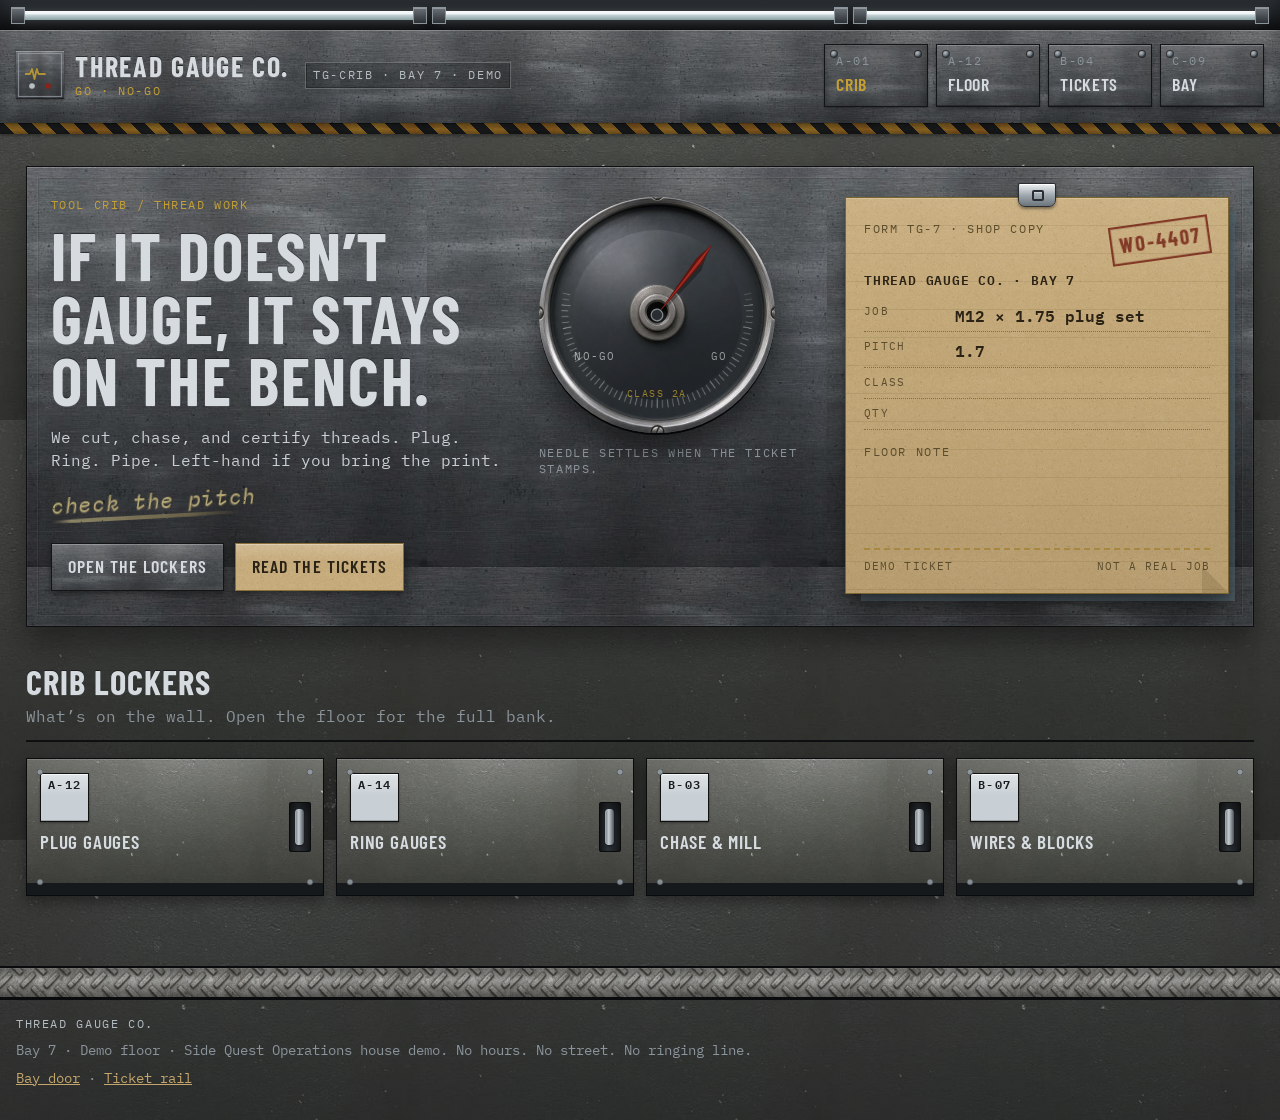
<file: index.html>
<!DOCTYPE html>
<html lang="en">
<head>
  <meta charset="utf-8">
  <meta name="viewport" content="width=device-width, initial-scale=1">
  <title>Thread Gauge Co. — tool crib</title>
  <meta name="description" content="Fictional machine-shop crib. We cut, chase, and certify threads. GO or NO-GO. Side Quest Operations house demo.">
  <meta name="theme-color" content="#2c3134">
  <link rel="icon" href="favicon.svg" type="image/svg+xml">
  <link rel="preconnect" href="https://fonts.googleapis.com">
  <link rel="preconnect" href="https://fonts.gstatic.com" crossorigin>
  <link href="https://fonts.googleapis.com/css2?family=Barlow+Condensed:wght@500;600;700&family=IBM+Plex+Mono:ital,wght@0,400;0,600;1,400;1,600&display=swap" rel="stylesheet">
  <link rel="stylesheet" href="styles.css">
</head>
<body class="page-crib">
  <svg class="shop-defs" aria-hidden="true" focusable="false">
    <defs>
      <filter id="grease-smear" x="-25%" y="-25%" width="150%" height="150%">
        <feTurbulence type="fractalNoise" baseFrequency="0.78" numOctaves="3" seed="4" result="n"/>
        <feDisplacementMap in="SourceGraphic" in2="n" scale="1.65" xChannelSelector="R" yChannelSelector="G" result="d"/>
        <feGaussianBlur in="d" stdDeviation="0.32"/>
      </filter>
      <filter id="stamp-ink" x="-18%" y="-18%" width="136%" height="136%">
        <feTurbulence type="fractalNoise" baseFrequency="1.05" numOctaves="2" seed="9" result="n"/>
        <feDisplacementMap in="SourceGraphic" in2="n" scale="1.05"/>
      </filter>
    </defs>
  </svg>
  <a class="skip" href="#floor">Skip to crib</a>

  <div class="tubes" aria-hidden="true">
    <span class="tube"></span>
    <span class="tube"></span>
    <span class="tube"></span>
  </div>

  <header class="mast">
    <div class="mast-plate">
      <a class="brand" href="index.html">
        <svg class="brand-mark" viewBox="0 0 48 48" aria-hidden="true">
          <rect x="2.5" y="2.5" width="43" height="43" fill="none" stroke="#9aa3ab" stroke-width="1.2" opacity="0.7"/>
          <path d="M9 23h5l2-5 2.5 10 2.3-10 1.8 5h7" fill="none" stroke="#c4a034" stroke-width="1.8" stroke-linejoin="round" opacity="0.85"/>
          <circle cx="16" cy="35" r="2.8" fill="#b7bec4"/>
          <circle cx="32" cy="35" r="2.8" fill="#8c2218"/>
        </svg>
        <span class="brand-type">
          <span class="brand-name">Thread Gauge Co.</span>
          <span class="brand-sub">GO · NO-GO</span>
        </span>
      </a>
      <p class="mast-stamp">TG-CRIB · BAY 7 · DEMO</p>
    </div>
    <button class="nav-toggle" type="button" aria-expanded="false" aria-controls="shop-nav">
      <span class="nav-toggle-bar"></span>
      Menu
    </button>
    <nav class="shop-nav" id="shop-nav" aria-label="Shop">
      <a href="index.html" aria-current="page"><span class="tag-no">A-01</span> Crib</a>
      <a href="floor.html"><span class="tag-no">A-12</span> Floor</a>
      <a href="tickets.html"><span class="tag-no">B-04</span> Tickets</a>
      <a href="bay.html"><span class="tag-no">C-09</span> Bay</a>
    </nav>
  </header>

  <main id="floor" class="crib">
    <section class="steel-wall">
      <div class="wall-copy">
        <p class="wall-kicker">Tool crib / thread work</p>
        <h1>If it doesn’t gauge, it stays on the bench.</h1>
        <p class="wall-lead">We cut, chase, and certify threads. Plug. Ring. Pipe. Left-hand if you bring the print.</p>
        <p class="grease-scrawl" data-grease="underline">check the pitch</p>
        <div class="wall-actions">
          <a class="btn-steel" href="floor.html">Open the lockers</a>
          <a class="btn-ticket" href="tickets.html">Read the tickets</a>
        </div>
      </div>

      <aside class="gauge-block" aria-label="Go / no-go gauge">
        <div class="gauge-housing">
          <svg class="gauge-face" viewBox="0 0 220 220" role="img" aria-labelledby="gauge-title">
            <title id="gauge-title">Shop gauge settling on GO</title>
            <g fill="#c8cdd1" font-family="IBM Plex Mono, monospace" font-size="10" letter-spacing="1.1" text-anchor="middle" opacity="0.82">
              <text x="52" y="152">NO-GO</text>
              <text x="168" y="152">GO</text>
            </g>
            <text x="110" y="186" text-anchor="middle" fill="#c4a034" font-family="IBM Plex Mono, monospace" font-size="9" letter-spacing="1.4" opacity="0.88">CLASS 2A</text>
            <g class="needle" data-needle>
              <polygon points="112,113 107,52 111,34 117,52" fill="rgba(0,0,0,0.32)"/>
              <polygon points="110,110 106.4,46 110,26 113.6,46" fill="#5c1612"/>
              <polygon points="110,110 109,46 110,26 111.6,46" fill="#a82c22"/>
              <circle cx="110" cy="110" r="5.4" fill="#2c3034" stroke="#8b9298" stroke-width="1.2"/>
            </g>
          </svg>
        </div>
        <p class="gauge-cap">Needle settles when the ticket stamps.</p>
      </aside>

      <article class="wo" data-ticket aria-label="Work order being filled">
        <div class="wo-carbon" aria-hidden="true"></div>
        <div class="wo-sheet">
          <div class="wo-clip" aria-hidden="true"></div>
          <header class="wo-head">
            <p class="wo-form">FORM TG-7 · SHOP COPY</p>
            <p class="wo-stamp" data-stamp>WO-4407</p>
          </header>
          <p class="wo-shop">THREAD GAUGE CO. · BAY 7</p>
          <dl class="wo-fields">
            <div>
              <dt>JOB</dt>
              <dd data-fill>M12 × 1.75 plug set</dd>
            </div>
            <div>
              <dt>PITCH</dt>
              <dd data-fill>1.75 mm</dd>
            </div>
            <div>
              <dt>CLASS</dt>
              <dd data-fill>6H / GO · NO-GO</dd>
            </div>
            <div>
              <dt>QTY</dt>
              <dd data-fill>1 set · 2 pins</dd>
            </div>
          </dl>
          <p class="wo-note">
            <span class="wo-note-label">FLOOR NOTE</span>
            <span data-fill>Pins clean. Stamp the box. Hang on A-12.</span>
          </p>
          <div class="wo-marks" aria-hidden="true">
            <svg class="grease-svg" viewBox="0 0 220 70" data-grease-draw>
              <path class="grease-line" d="M11 49 C 38 43, 79 54, 116 45 S 178 41, 209 46"/>
              <path class="grease-check" d="M27 24 L 41 39 L 79 9"/>
              <text class="grease-word" x="92" y="33">GO</text>
            </svg>
          </div>
          <footer class="wo-foot">
            <span>DEMO TICKET</span>
            <span>NOT A REAL JOB</span>
          </footer>
        </div>
      </article>
    </section>

    <section class="locker-preview" aria-labelledby="lockers-title">
      <div class="section-rule">
        <h2 id="lockers-title">Crib lockers</h2>
        <p>What’s on the wall. Open the floor for the full bank.</p>
      </div>
      <ul class="locker-row">
        <li>
          <a class="locker-door" href="floor.html#plug">
            <span class="locker-plate">A-12</span>
            <span class="locker-name">Plug gauges</span>
            <span class="locker-handle" aria-hidden="true"></span>
          </a>
        </li>
        <li>
          <a class="locker-door" href="floor.html#ring">
            <span class="locker-plate">A-14</span>
            <span class="locker-name">Ring gauges</span>
            <span class="locker-handle" aria-hidden="true"></span>
          </a>
        </li>
        <li>
          <a class="locker-door" href="floor.html#chase">
            <span class="locker-plate">B-03</span>
            <span class="locker-name">Chase &amp; mill</span>
            <span class="locker-handle" aria-hidden="true"></span>
          </a>
        </li>
        <li>
          <a class="locker-door" href="floor.html#wire">
            <span class="locker-plate">B-07</span>
            <span class="locker-name">Wires &amp; blocks</span>
            <span class="locker-handle" aria-hidden="true"></span>
          </a>
        </li>
      </ul>
    </section>
  </main>

  <footer class="shop-foot">
    <div class="kickplate" aria-hidden="true"></div>
    <p class="foot-stamp">THREAD GAUGE CO.</p>
    <p>Bay 7 · Demo floor · Side Quest Operations house demo. No hours. No street. No ringing line.</p>
    <p><a href="bay.html">Bay door</a> · <a href="tickets.html">Ticket rail</a></p>
  </footer>
  <script src="site.js" defer></script>
</body>
</html>
</file>
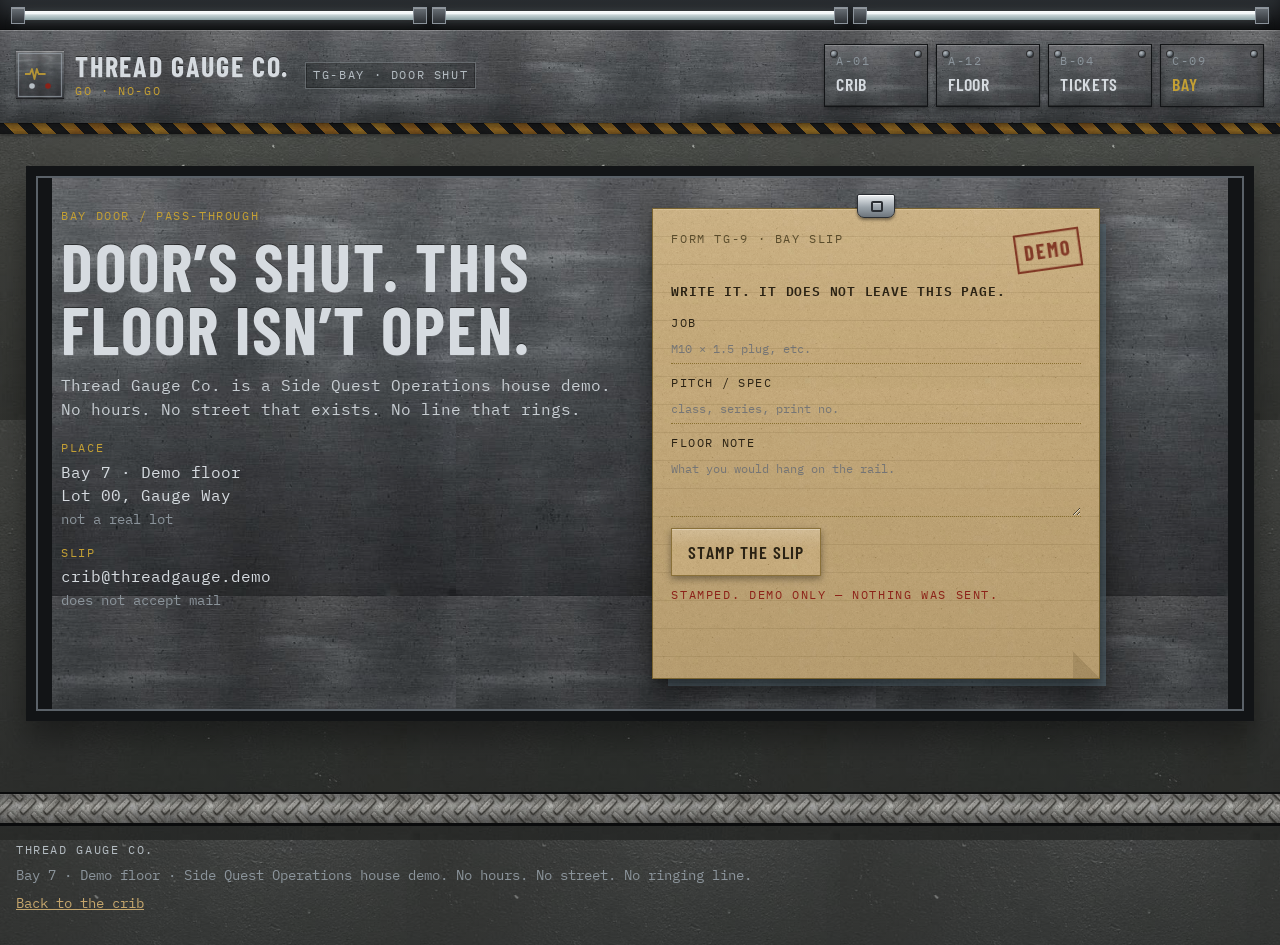
<file: bay.html>
<!DOCTYPE html>
<html lang="en">
<head>
  <meta charset="utf-8">
  <meta name="viewport" content="width=device-width, initial-scale=1">
  <title>Bay door — Thread Gauge Co.</title>
  <meta name="description" content="Bay door for a fictional thread-gauge shop. Demo only. No hours, no street, no ringing line.">
  <meta name="theme-color" content="#2c3134">
  <link rel="icon" href="favicon.svg" type="image/svg+xml">
  <link rel="preconnect" href="https://fonts.googleapis.com">
  <link rel="preconnect" href="https://fonts.gstatic.com" crossorigin>
  <link href="https://fonts.googleapis.com/css2?family=Barlow+Condensed:wght@500;600;700&family=IBM+Plex+Mono:ital,wght@0,400;0,600;1,400;1,600&display=swap" rel="stylesheet">
  <link rel="stylesheet" href="styles.css">
</head>
<body class="page-bay">
  <svg class="shop-defs" aria-hidden="true" focusable="false">
    <defs>
      <filter id="grease-smear" x="-25%" y="-25%" width="150%" height="150%">
        <feTurbulence type="fractalNoise" baseFrequency="0.78" numOctaves="3" seed="4" result="n"/>
        <feDisplacementMap in="SourceGraphic" in2="n" scale="1.65" xChannelSelector="R" yChannelSelector="G" result="d"/>
        <feGaussianBlur in="d" stdDeviation="0.32"/>
      </filter>
      <filter id="stamp-ink" x="-18%" y="-18%" width="136%" height="136%">
        <feTurbulence type="fractalNoise" baseFrequency="1.05" numOctaves="2" seed="9" result="n"/>
        <feDisplacementMap in="SourceGraphic" in2="n" scale="1.05"/>
      </filter>
    </defs>
  </svg>
  <a class="skip" href="#floor">Skip to bay</a>

  <div class="tubes" aria-hidden="true">
    <span class="tube"></span>
    <span class="tube"></span>
    <span class="tube"></span>
  </div>

  <header class="mast">
    <div class="mast-plate">
      <a class="brand" href="index.html">
        <svg class="brand-mark" viewBox="0 0 48 48" aria-hidden="true">
          <rect x="2.5" y="2.5" width="43" height="43" fill="none" stroke="#9aa3ab" stroke-width="1.2" opacity="0.7"/>
          <path d="M9 23h5l2-5 2.5 10 2.3-10 1.8 5h7" fill="none" stroke="#c4a034" stroke-width="1.8" stroke-linejoin="round" opacity="0.85"/>
          <circle cx="16" cy="35" r="2.8" fill="#b7bec4"/>
          <circle cx="32" cy="35" r="2.8" fill="#8c2218"/>
        </svg>
        <span class="brand-type">
          <span class="brand-name">Thread Gauge Co.</span>
          <span class="brand-sub">GO · NO-GO</span>
        </span>
      </a>
      <p class="mast-stamp">TG-BAY · DOOR SHUT</p>
    </div>
    <button class="nav-toggle" type="button" aria-expanded="false" aria-controls="shop-nav">
      <span class="nav-toggle-bar"></span>
      Menu
    </button>
    <nav class="shop-nav" id="shop-nav" aria-label="Shop">
      <a href="index.html"><span class="tag-no">A-01</span> Crib</a>
      <a href="floor.html"><span class="tag-no">A-12</span> Floor</a>
      <a href="tickets.html"><span class="tag-no">B-04</span> Tickets</a>
      <a href="bay.html" aria-current="page"><span class="tag-no">C-09</span> Bay</a>
    </nav>
  </header>

  <main id="floor" class="bay-main">
    <section class="bay-door">
      <div class="bay-copy">
        <p class="wall-kicker">Bay door / pass-through</p>
        <h1>Door’s shut. This floor isn’t open.</h1>
        <p class="wall-lead">Thread Gauge Co. is a Side Quest Operations house demo. No hours. No street that exists. No line that rings.</p>
        <dl class="bay-nap">
          <div>
            <dt>PLACE</dt>
            <dd>Bay 7 · Demo floor<br>Lot 00, Gauge Way<br><em>not a real lot</em></dd>
          </div>
          <div>
            <dt>SLIP</dt>
            <dd>crib@threadgauge.demo<br><em>does not accept mail</em></dd>
          </div>
        </dl>
      </div>

      <form class="wo wo-form-card" id="bay-ticket" data-ticket novalidate>
        <div class="wo-carbon" aria-hidden="true"></div>
        <div class="wo-sheet">
          <div class="wo-clip" aria-hidden="true"></div>
          <header class="wo-head">
            <p class="wo-form">FORM TG-9 · BAY SLIP</p>
            <p class="wo-stamp" data-stamp>DEMO</p>
          </header>
          <p class="wo-shop">WRITE IT. IT DOES NOT LEAVE THIS PAGE.</p>
          <label>
            <span>JOB</span>
            <input name="job" type="text" maxlength="80" placeholder="M10 × 1.5 plug, etc.">
          </label>
          <label>
            <span>PITCH / SPEC</span>
            <input name="pitch" type="text" maxlength="60" placeholder="class, series, print no.">
          </label>
          <label>
            <span>FLOOR NOTE</span>
            <textarea name="note" rows="3" maxlength="240" placeholder="What you would hang on the rail."></textarea>
          </label>
          <button class="btn-ticket" type="submit">Stamp the slip</button>
          <p class="form-ack" id="form-ack" role="status" hidden>Stamped. Demo only — nothing was sent.</p>
          <div class="wo-marks" aria-hidden="true">
            <svg class="grease-svg grease-svg-sm" viewBox="0 0 180 56" data-grease-draw>
              <path class="grease-check" d="M23 29 L 37 43 L 75 11"/>
              <text class="grease-word" x="86" y="34">RECVD</text>
            </svg>
          </div>
        </div>
      </form>
    </section>
  </main>

  <footer class="shop-foot">
    <div class="kickplate" aria-hidden="true"></div>
    <p class="foot-stamp">THREAD GAUGE CO.</p>
    <p>Bay 7 · Demo floor · Side Quest Operations house demo. No hours. No street. No ringing line.</p>
    <p><a href="index.html">Back to the crib</a></p>
  </footer>
  <script src="site.js" defer></script>
</body>
</html>
</file>
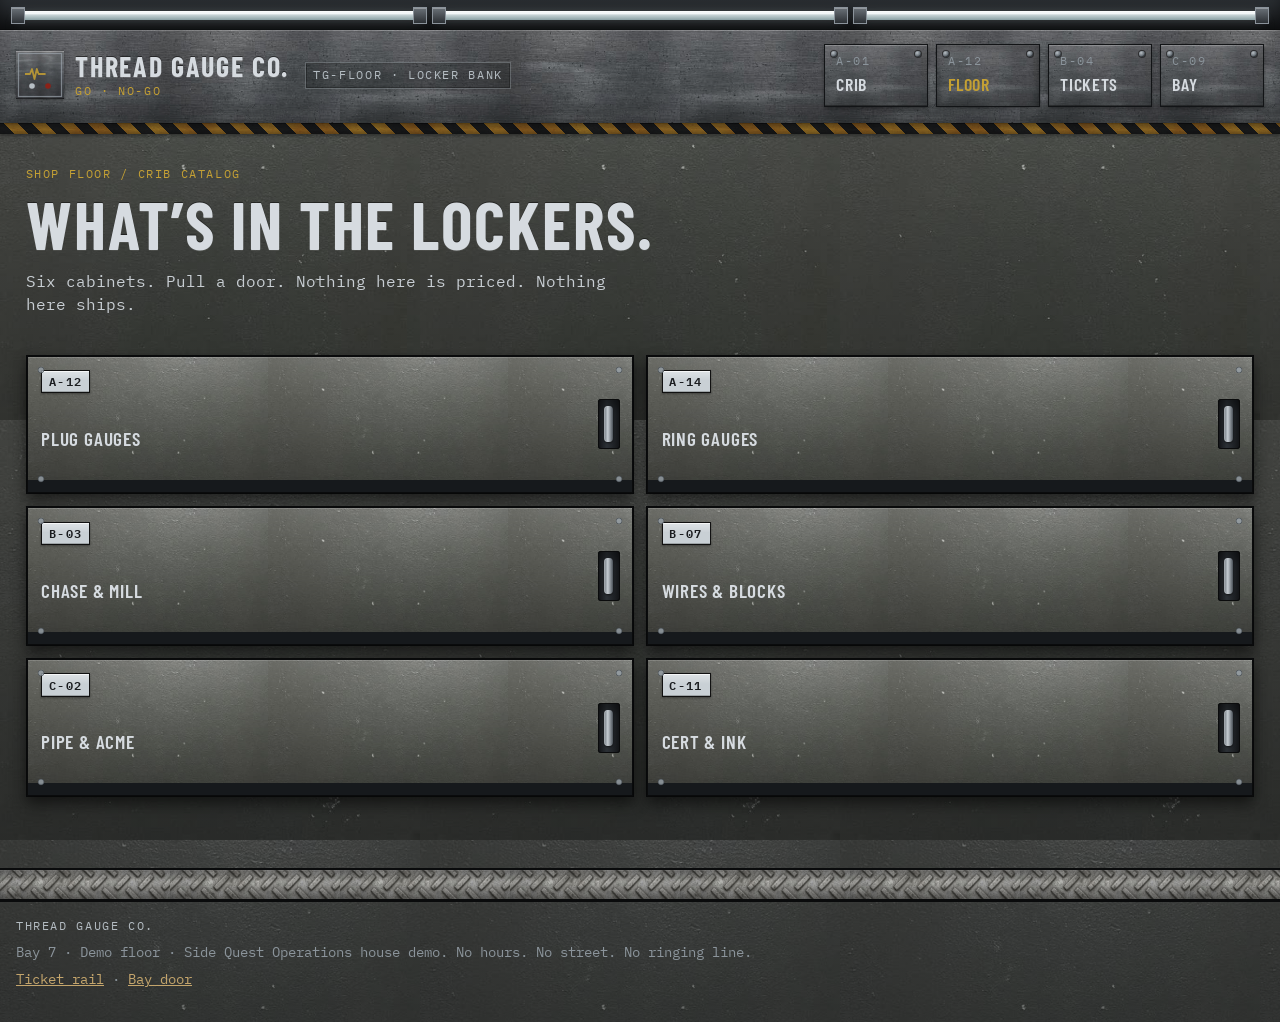
<file: floor.html>
<!DOCTYPE html>
<html lang="en">
<head>
  <meta charset="utf-8">
  <meta name="viewport" content="width=device-width, initial-scale=1">
  <title>Shop floor — Thread Gauge Co.</title>
  <meta name="description" content="Locker bank on a fictional thread-gauge floor. Plug, ring, chase, wires. Demo only.">
  <meta name="theme-color" content="#2c3134">
  <link rel="icon" href="favicon.svg" type="image/svg+xml">
  <link rel="preconnect" href="https://fonts.googleapis.com">
  <link rel="preconnect" href="https://fonts.gstatic.com" crossorigin>
  <link href="https://fonts.googleapis.com/css2?family=Barlow+Condensed:wght@500;600;700&family=IBM+Plex+Mono:ital,wght@0,400;0,600;1,400;1,600&display=swap" rel="stylesheet">
  <link rel="stylesheet" href="styles.css">
</head>
<body class="page-floor">
  <svg class="shop-defs" aria-hidden="true" focusable="false">
    <defs>
      <filter id="grease-smear" x="-25%" y="-25%" width="150%" height="150%">
        <feTurbulence type="fractalNoise" baseFrequency="0.78" numOctaves="3" seed="4" result="n"/>
        <feDisplacementMap in="SourceGraphic" in2="n" scale="1.65" xChannelSelector="R" yChannelSelector="G" result="d"/>
        <feGaussianBlur in="d" stdDeviation="0.32"/>
      </filter>
      <filter id="stamp-ink" x="-18%" y="-18%" width="136%" height="136%">
        <feTurbulence type="fractalNoise" baseFrequency="1.05" numOctaves="2" seed="9" result="n"/>
        <feDisplacementMap in="SourceGraphic" in2="n" scale="1.05"/>
      </filter>
    </defs>
  </svg>
  <a class="skip" href="#floor">Skip to lockers</a>

  <div class="tubes" aria-hidden="true">
    <span class="tube"></span>
    <span class="tube"></span>
    <span class="tube"></span>
  </div>

  <header class="mast">
    <div class="mast-plate">
      <a class="brand" href="index.html">
        <svg class="brand-mark" viewBox="0 0 48 48" aria-hidden="true">
          <rect x="2.5" y="2.5" width="43" height="43" fill="none" stroke="#9aa3ab" stroke-width="1.2" opacity="0.7"/>
          <path d="M9 23h5l2-5 2.5 10 2.3-10 1.8 5h7" fill="none" stroke="#c4a034" stroke-width="1.8" stroke-linejoin="round" opacity="0.85"/>
          <circle cx="16" cy="35" r="2.8" fill="#b7bec4"/>
          <circle cx="32" cy="35" r="2.8" fill="#8c2218"/>
        </svg>
        <span class="brand-type">
          <span class="brand-name">Thread Gauge Co.</span>
          <span class="brand-sub">GO · NO-GO</span>
        </span>
      </a>
      <p class="mast-stamp">TG-FLOOR · LOCKER BANK</p>
    </div>
    <button class="nav-toggle" type="button" aria-expanded="false" aria-controls="shop-nav">
      <span class="nav-toggle-bar"></span>
      Menu
    </button>
    <nav class="shop-nav" id="shop-nav" aria-label="Shop">
      <a href="index.html"><span class="tag-no">A-01</span> Crib</a>
      <a href="floor.html" aria-current="page"><span class="tag-no">A-12</span> Floor</a>
      <a href="tickets.html"><span class="tag-no">B-04</span> Tickets</a>
      <a href="bay.html"><span class="tag-no">C-09</span> Bay</a>
    </nav>
  </header>

  <main id="floor" class="floor-main">
    <header class="floor-head">
      <p class="wall-kicker">Shop floor / crib catalog</p>
      <h1>What’s in the lockers.</h1>
      <p class="wall-lead">Six cabinets. Pull a door. Nothing here is priced. Nothing here ships.</p>
    </header>

    <div class="cabinet">
      <article class="locker-unit" id="plug">
        <button class="locker-face" type="button" aria-expanded="false" data-locker>
          <span class="locker-plate">A-12</span>
          <span class="locker-name">Plug gauges</span>
          <span class="locker-handle" aria-hidden="true"></span>
        </button>
        <div class="locker-bin" hidden>
          <p class="bin-stamp">BIN A-12</p>
          <ul>
            <li>Metric GO / NO-GO plugs · M3–M24</li>
            <li>UNC / UNF plug sets · #4 through 1&quot;</li>
            <li>Pipe plugs · NPT 1/8–1</li>
            <li>Left-hand on request · tagged red</li>
          </ul>
          <p class="bin-grease" data-grease="underline">wipe before you hang them</p>
        </div>
      </article>

      <article class="locker-unit" id="ring">
        <button class="locker-face" type="button" aria-expanded="false" data-locker>
          <span class="locker-plate">A-14</span>
          <span class="locker-name">Ring gauges</span>
          <span class="locker-handle" aria-hidden="true"></span>
        </button>
        <div class="locker-bin" hidden>
          <p class="bin-stamp">BIN A-14</p>
          <ul>
            <li>External GO / NO-GO rings</li>
            <li>Setting rings for the air stand</li>
            <li>Worn rings striped and pulled</li>
          </ul>
          <p class="bin-grease" data-grease="underline">out of round = hold</p>
        </div>
      </article>

      <article class="locker-unit" id="chase">
        <button class="locker-face" type="button" aria-expanded="false" data-locker>
          <span class="locker-plate">B-03</span>
          <span class="locker-name">Chase &amp; mill</span>
          <span class="locker-handle" aria-hidden="true"></span>
        </button>
        <div class="locker-bin" hidden>
          <p class="bin-stamp">BIN B-03</p>
          <ul>
            <li>Single-point chase on the Hardinge</li>
            <li>Thread mills for the VMC</li>
            <li>Dies and chasers · shop use only</li>
          </ul>
          <p class="bin-grease" data-grease="underline">print first, then cut</p>
        </div>
      </article>

      <article class="locker-unit" id="wire">
        <button class="locker-face" type="button" aria-expanded="false" data-locker>
          <span class="locker-plate">B-07</span>
          <span class="locker-name">Wires &amp; blocks</span>
          <span class="locker-handle" aria-hidden="true"></span>
        </button>
        <div class="locker-bin" hidden>
          <p class="bin-stamp">BIN B-07</p>
          <ul>
            <li>Best-wire sets · 3-wire method</li>
            <li>Gage blocks · 81 pc · shop grade</li>
            <li>Pitch micrometers hung on the peg</li>
          </ul>
          <p class="bin-grease" data-grease="underline">don’t pocket the wires</p>
        </div>
      </article>

      <article class="locker-unit" id="pipe">
        <button class="locker-face" type="button" aria-expanded="false" data-locker>
          <span class="locker-plate">C-02</span>
          <span class="locker-name">Pipe &amp; Acme</span>
          <span class="locker-handle" aria-hidden="true"></span>
        </button>
        <div class="locker-bin" hidden>
          <p class="bin-stamp">BIN C-02</p>
          <ul>
            <li>NPT / NPTF L1 and L2</li>
            <li>Acme and stub Acme</li>
            <li>Trapezoidal on the metric rack</li>
          </ul>
          <p class="bin-grease" data-grease="underline">taper is not optional</p>
        </div>
      </article>

      <article class="locker-unit" id="cert">
        <button class="locker-face" type="button" aria-expanded="false" data-locker>
          <span class="locker-plate">C-11</span>
          <span class="locker-name">Cert &amp; ink</span>
          <span class="locker-handle" aria-hidden="true"></span>
        </button>
        <div class="locker-bin" hidden>
          <p class="bin-stamp">BIN C-11</p>
          <ul>
            <li>Shop certs · demo slips only</li>
            <li>Stamp pad · black + shop red</li>
            <li>Grease pencils · carbon, not pretty</li>
          </ul>
          <p class="bin-grease" data-grease="underline">stamp after it gauges</p>
        </div>
      </article>
    </div>
  </main>

  <footer class="shop-foot">
    <div class="kickplate" aria-hidden="true"></div>
    <p class="foot-stamp">THREAD GAUGE CO.</p>
    <p>Bay 7 · Demo floor · Side Quest Operations house demo. No hours. No street. No ringing line.</p>
    <p><a href="tickets.html">Ticket rail</a> · <a href="bay.html">Bay door</a></p>
  </footer>
  <script src="site.js" defer></script>
</body>
</html>
</file>
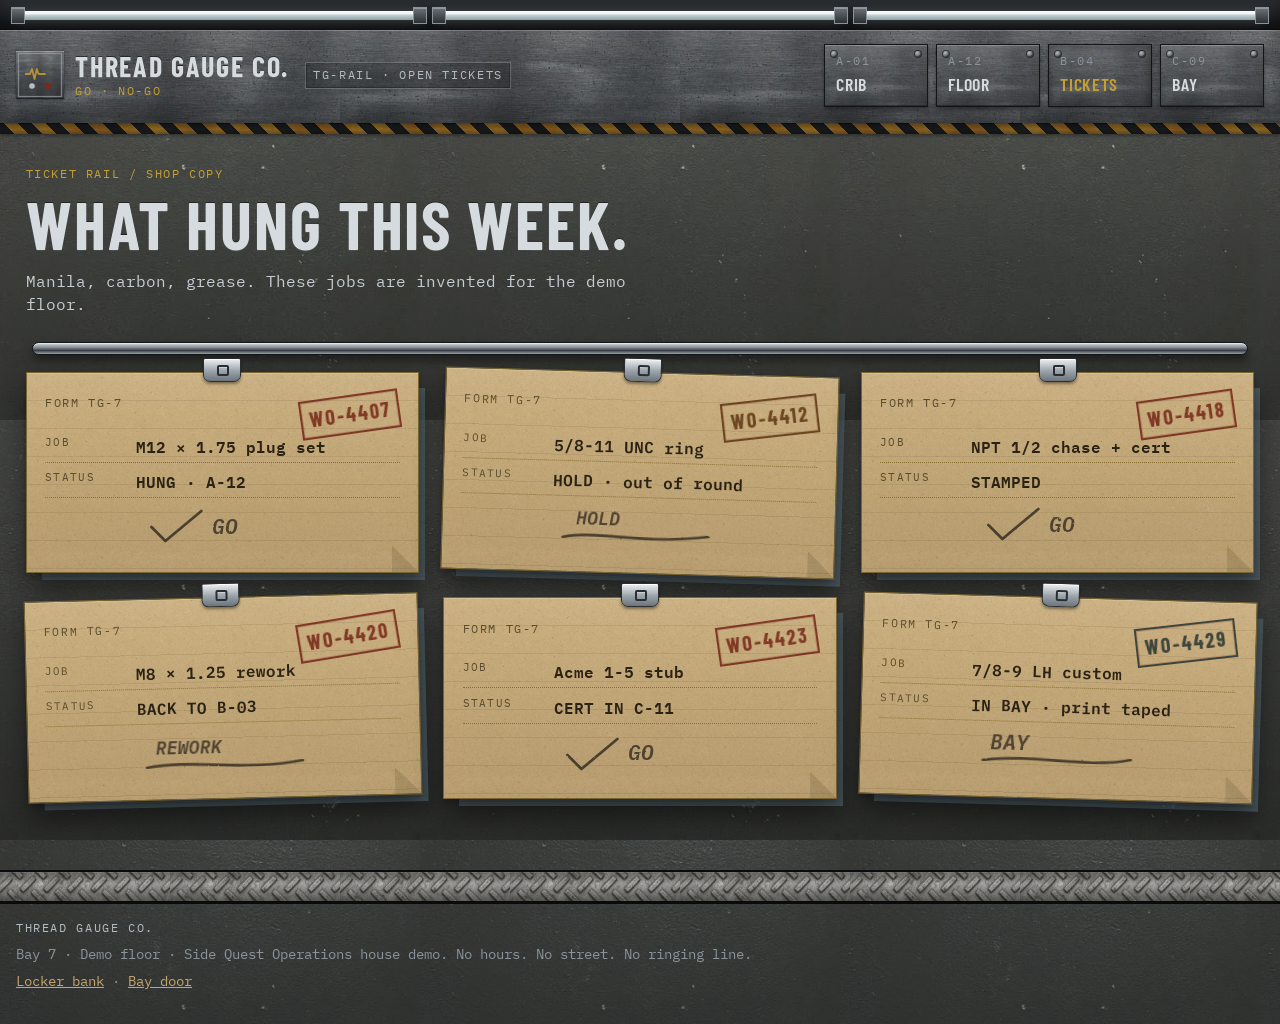
<file: tickets.html>
<!DOCTYPE html>
<html lang="en">
<head>
  <meta charset="utf-8">
  <meta name="viewport" content="width=device-width, initial-scale=1">
  <title>Work orders — Thread Gauge Co.</title>
  <meta name="description" content="Hanging work-order tickets from a fictional thread-gauge shop. Demo jobs only.">
  <meta name="theme-color" content="#2c3134">
  <link rel="icon" href="favicon.svg" type="image/svg+xml">
  <link rel="preconnect" href="https://fonts.googleapis.com">
  <link rel="preconnect" href="https://fonts.gstatic.com" crossorigin>
  <link href="https://fonts.googleapis.com/css2?family=Barlow+Condensed:wght@500;600;700&family=IBM+Plex+Mono:ital,wght@0,400;0,600;1,400;1,600&display=swap" rel="stylesheet">
  <link rel="stylesheet" href="styles.css">
</head>
<body class="page-tickets">
  <svg class="shop-defs" aria-hidden="true" focusable="false">
    <defs>
      <filter id="grease-smear" x="-25%" y="-25%" width="150%" height="150%">
        <feTurbulence type="fractalNoise" baseFrequency="0.78" numOctaves="3" seed="4" result="n"/>
        <feDisplacementMap in="SourceGraphic" in2="n" scale="1.65" xChannelSelector="R" yChannelSelector="G" result="d"/>
        <feGaussianBlur in="d" stdDeviation="0.32"/>
      </filter>
      <filter id="stamp-ink" x="-18%" y="-18%" width="136%" height="136%">
        <feTurbulence type="fractalNoise" baseFrequency="1.05" numOctaves="2" seed="9" result="n"/>
        <feDisplacementMap in="SourceGraphic" in2="n" scale="1.05"/>
      </filter>
    </defs>
  </svg>
  <a class="skip" href="#floor">Skip to tickets</a>

  <div class="tubes" aria-hidden="true">
    <span class="tube"></span>
    <span class="tube"></span>
    <span class="tube"></span>
  </div>

  <header class="mast">
    <div class="mast-plate">
      <a class="brand" href="index.html">
        <svg class="brand-mark" viewBox="0 0 48 48" aria-hidden="true">
          <rect x="2.5" y="2.5" width="43" height="43" fill="none" stroke="#9aa3ab" stroke-width="1.2" opacity="0.7"/>
          <path d="M9 23h5l2-5 2.5 10 2.3-10 1.8 5h7" fill="none" stroke="#c4a034" stroke-width="1.8" stroke-linejoin="round" opacity="0.85"/>
          <circle cx="16" cy="35" r="2.8" fill="#b7bec4"/>
          <circle cx="32" cy="35" r="2.8" fill="#8c2218"/>
        </svg>
        <span class="brand-type">
          <span class="brand-name">Thread Gauge Co.</span>
          <span class="brand-sub">GO · NO-GO</span>
        </span>
      </a>
      <p class="mast-stamp">TG-RAIL · OPEN TICKETS</p>
    </div>
    <button class="nav-toggle" type="button" aria-expanded="false" aria-controls="shop-nav">
      <span class="nav-toggle-bar"></span>
      Menu
    </button>
    <nav class="shop-nav" id="shop-nav" aria-label="Shop">
      <a href="index.html"><span class="tag-no">A-01</span> Crib</a>
      <a href="floor.html"><span class="tag-no">A-12</span> Floor</a>
      <a href="tickets.html" aria-current="page"><span class="tag-no">B-04</span> Tickets</a>
      <a href="bay.html"><span class="tag-no">C-09</span> Bay</a>
    </nav>
  </header>

  <main id="floor" class="tickets-main">
    <header class="floor-head">
      <p class="wall-kicker">Ticket rail / shop copy</p>
      <h1>What hung this week.</h1>
      <p class="wall-lead">Manila, carbon, grease. These jobs are invented for the demo floor.</p>
    </header>

    <div class="rail" aria-hidden="true"></div>

    <ol class="ticket-rail">
      <li>
        <article class="wo wo-hang" data-ticket>
          <div class="wo-carbon" aria-hidden="true"></div>
          <div class="wo-sheet">
            <div class="wo-clip" aria-hidden="true"></div>
            <header class="wo-head">
              <p class="wo-form">FORM TG-7</p>
              <p class="wo-stamp" data-stamp>WO-4407</p>
            </header>
            <dl class="wo-fields">
              <div><dt>JOB</dt><dd>M12 × 1.75 plug set</dd></div>
              <div><dt>STATUS</dt><dd>HUNG · A-12</dd></div>
            </dl>
            <div class="wo-marks" aria-hidden="true">
              <svg class="grease-svg grease-svg-sm" viewBox="0 0 180 56" data-grease-draw>
                <path class="grease-check" d="M19 29 L 33 43 L 69 13"/>
                <text class="grease-word" x="80" y="36">GO</text>
              </svg>
            </div>
          </div>
        </article>
      </li>
      <li>
        <article class="wo wo-hang wo-tilt" data-ticket>
          <div class="wo-carbon" aria-hidden="true"></div>
          <div class="wo-sheet">
            <div class="wo-clip" aria-hidden="true"></div>
            <header class="wo-head">
              <p class="wo-form">FORM TG-7</p>
              <p class="wo-stamp wo-stamp-hold" data-stamp>WO-4412</p>
            </header>
            <dl class="wo-fields">
              <div><dt>JOB</dt><dd>5/8-11 UNC ring</dd></div>
              <div><dt>STATUS</dt><dd>HOLD · out of round</dd></div>
            </dl>
            <div class="wo-marks" aria-hidden="true">
              <svg class="grease-svg grease-svg-sm" viewBox="0 0 180 56" data-grease-draw>
                <path class="grease-line" d="M15 41 C 49 33, 91 47, 161 37"/>
                <text class="grease-word grease-word-hold" x="28" y="28">HOLD</text>
              </svg>
            </div>
          </div>
        </article>
      </li>
      <li>
        <article class="wo wo-hang" data-ticket>
          <div class="wo-carbon" aria-hidden="true"></div>
          <div class="wo-sheet">
            <div class="wo-clip" aria-hidden="true"></div>
            <header class="wo-head">
              <p class="wo-form">FORM TG-7</p>
              <p class="wo-stamp" data-stamp>WO-4418</p>
            </header>
            <dl class="wo-fields">
              <div><dt>JOB</dt><dd>NPT 1/2 chase + cert</dd></div>
              <div><dt>STATUS</dt><dd>STAMPED</dd></div>
            </dl>
            <div class="wo-marks" aria-hidden="true">
              <svg class="grease-svg grease-svg-sm" viewBox="0 0 180 56" data-grease-draw>
                <path class="grease-check" d="M21 27 L 35 41 L 71 11"/>
                <text class="grease-word" x="82" y="34">GO</text>
              </svg>
            </div>
          </div>
        </article>
      </li>
      <li>
        <article class="wo wo-hang wo-tilt-rev" data-ticket>
          <div class="wo-carbon" aria-hidden="true"></div>
          <div class="wo-sheet">
            <div class="wo-clip" aria-hidden="true"></div>
            <header class="wo-head">
              <p class="wo-form">FORM TG-7</p>
              <p class="wo-stamp wo-stamp-rework" data-stamp>WO-4420</p>
            </header>
            <dl class="wo-fields">
              <div><dt>JOB</dt><dd>M8 × 1.25 rework</dd></div>
              <div><dt>STATUS</dt><dd>BACK TO B-03</dd></div>
            </dl>
            <div class="wo-marks" aria-hidden="true">
              <svg class="grease-svg grease-svg-sm" viewBox="0 0 180 56" data-grease-draw>
                <path class="grease-line" d="M13 43 C 59 35, 111 49, 169 39"/>
                <text class="grease-word grease-word-hold" x="22" y="30">REWORK</text>
              </svg>
            </div>
          </div>
        </article>
      </li>
      <li>
        <article class="wo wo-hang" data-ticket>
          <div class="wo-carbon" aria-hidden="true"></div>
          <div class="wo-sheet">
            <div class="wo-clip" aria-hidden="true"></div>
            <header class="wo-head">
              <p class="wo-form">FORM TG-7</p>
              <p class="wo-stamp" data-stamp>WO-4423</p>
            </header>
            <dl class="wo-fields">
              <div><dt>JOB</dt><dd>Acme 1-5 stub</dd></div>
              <div><dt>STATUS</dt><dd>CERT IN C-11</dd></div>
            </dl>
            <div class="wo-marks" aria-hidden="true">
              <svg class="grease-svg grease-svg-sm" viewBox="0 0 180 56" data-grease-draw>
                <path class="grease-check" d="M17 31 L 31 45 L 67 15"/>
                <text class="grease-word" x="78" y="36">GO</text>
              </svg>
            </div>
          </div>
        </article>
      </li>
      <li>
        <article class="wo wo-hang wo-tilt" data-ticket>
          <div class="wo-carbon" aria-hidden="true"></div>
          <div class="wo-sheet">
            <div class="wo-clip" aria-hidden="true"></div>
            <header class="wo-head">
              <p class="wo-form">FORM TG-7</p>
              <p class="wo-stamp wo-stamp-bay" data-stamp>WO-4429</p>
            </header>
            <dl class="wo-fields">
              <div><dt>JOB</dt><dd>7/8-9 LH custom</dd></div>
              <div><dt>STATUS</dt><dd>IN BAY · print taped</dd></div>
            </dl>
            <div class="wo-marks" aria-hidden="true">
              <svg class="grease-svg grease-svg-sm" viewBox="0 0 180 56" data-grease-draw>
                <path class="grease-line" d="M17 39 C 69 31, 121 45, 165 35"/>
                <text class="grease-word" x="24" y="28">BAY</text>
              </svg>
            </div>
          </div>
        </article>
      </li>
    </ol>
  </main>

  <footer class="shop-foot">
    <div class="kickplate" aria-hidden="true"></div>
    <p class="foot-stamp">THREAD GAUGE CO.</p>
    <p>Bay 7 · Demo floor · Side Quest Operations house demo. No hours. No street. No ringing line.</p>
    <p><a href="floor.html">Locker bank</a> · <a href="bay.html">Bay door</a></p>
  </footer>
  <script src="site.js" defer></script>
</body>
</html>
</file>
<file: styles.css>
/* Thread Gauge Co. — photographic crib: steel, manila, carbon. Motion lives in site.js. */

:root {
  --floor: #121416;
  --panel: #2a2f33;
  --zinc: #b4bcc2;
  --steel: #7d858c;
  --fluor: #c9d6d8;
  --fluor-dim: #7a9296;
  --ticket: #c4a56c;
  --ticket-ink: #2a2214;
  --ticket-mute: #5a4c2c;
  --carbon: #6a8696;
  --grease: #1a1610;
  --grease-soft: rgba(22, 18, 12, 0.72);
  --shop-red: #8c2218;
  --ink: #d6dbe0;
  --mute: #8b949b;
  --hazard-y: #c4a034;
  --hazard-k: #1a1b1d;
  --display: "Barlow Condensed", "Arial Narrow", "Helvetica Neue", sans-serif;
  --ticket-type: "IBM Plex Mono", "SFMono-Regular", Consolas, monospace;
  --tex-steel: url("assets/steel-brushed.jpg");
  --tex-manila: url("assets/manila.jpg");
  --tex-diamond: url("assets/diamond-plate.jpg");
  --tex-locker: url("assets/locker-enamel.jpg");
  --tex-gauge: url("assets/gauge-face.jpg");
}

*,
*::before,
*::after {
  box-sizing: border-box;
}

html {
  scroll-behavior: smooth;
  color-scheme: dark;
}

body {
  margin: 0;
  min-width: 320px;
  min-height: 100dvh;
  color: var(--ink);
  background-color: var(--floor);
  background-image:
    radial-gradient(ellipse 90% 28% at 50% -4%, rgba(201, 214, 216, 0.14), transparent 52%),
    linear-gradient(180deg, rgba(18, 20, 22, 0.2), rgba(18, 20, 22, 0.55)),
    var(--tex-locker);
  background-size: auto, auto, 420px;
  background-attachment: scroll;
  font-family: var(--ticket-type);
  font-size: 1rem;
  line-height: 1.45;
}

img,
svg {
  display: block;
  max-width: 100%;
}

.shop-defs {
  position: absolute;
  width: 0;
  height: 0;
  overflow: hidden;
}

h1,
h2,
p,
dl,
ul,
ol,
figure {
  margin: 0;
}

h1,
h2 {
  font-family: var(--display);
  font-weight: 700;
  letter-spacing: 0.03em;
  text-transform: uppercase;
  line-height: 0.94;
  text-shadow: 0 1px 0 rgba(255, 255, 255, 0.08), 0 -1px 0 rgba(0, 0, 0, 0.45);
}

h1 {
  font-size: clamp(2.05rem, 6.4vw, 4.15rem);
}

h2 {
  font-size: clamp(1.45rem, 3.4vw, 2.15rem);
}

a {
  color: var(--ticket);
}

a:hover {
  color: #e6d09a;
}

:focus-visible {
  outline: 2px solid var(--hazard-y);
  outline-offset: 3px;
}

.skip {
  position: absolute;
  left: 1rem;
  top: -5rem;
  z-index: 40;
  background: var(--ticket);
  color: var(--ticket-ink);
  padding: 0.55rem 0.8rem;
  font-weight: 600;
  text-decoration: none;
}

.skip:focus {
  top: 0.75rem;
}

/* Fluorescent bank */
.tubes {
  display: grid;
  grid-template-columns: 1fr 1fr 1fr;
  gap: 0.7rem;
  padding: 0.7rem 0.9rem 0.55rem;
  background:
    linear-gradient(180deg, #2a2e32, #141618);
  border-bottom: 1px solid #0a0b0c;
  box-shadow: inset 0 -8px 14px rgba(0, 0, 0, 0.35);
}

.tube {
  height: 9px;
  border-radius: 5px;
  background:
    linear-gradient(180deg, #f3f7f8 0 28%, #c5d2d4 46%, #8aa0a4);
  box-shadow:
    0 0 10px rgba(201, 214, 216, 0.22),
    0 10px 18px rgba(201, 214, 216, 0.08),
    inset 0 1px 0 rgba(255, 255, 255, 0.55);
  position: relative;
}

.tube::before,
.tube::after {
  content: "";
  position: absolute;
  top: -4px;
  width: 14px;
  height: 17px;
  background:
    linear-gradient(180deg, #6a7178, #2c3034);
  border: 1px solid #8b939b;
  box-shadow: inset 0 1px 0 rgba(255, 255, 255, 0.28);
}

.tube::before { left: -3px; }
.tube::after { right: -3px; }

/* Header / stamped plate */
.mast {
  display: flex;
  flex-wrap: wrap;
  align-items: center;
  justify-content: space-between;
  gap: 0.75rem 1.25rem;
  padding: 0.9rem 1rem 1.05rem;
  background-color: #3a4046;
  background-image:
    linear-gradient(180deg, rgba(255, 255, 255, 0.07), transparent 34%, rgba(0, 0, 0, 0.22)),
    var(--tex-steel);
  background-size: auto, 340px;
  border-bottom: 1px solid #0d0f11;
  box-shadow:
    inset 0 1px 0 rgba(255, 255, 255, 0.22),
    inset 0 -10px 18px rgba(0, 0, 0, 0.18);
  position: relative;
}

.mast::after {
  content: "";
  position: absolute;
  left: 0;
  right: 0;
  bottom: -11px;
  height: 11px;
  background-image:
    linear-gradient(180deg, rgba(0, 0, 0, 0.38), rgba(0, 0, 0, 0.08) 60%, rgba(0, 0, 0, 0.3)),
    var(--tex-steel),
    repeating-linear-gradient(
      45deg,
      var(--hazard-k) 0 10px,
      #b08c28 10px 20px
    );
  background-size: auto, 220px, auto;
  background-blend-mode: multiply, overlay, normal;
  box-shadow: 0 2px 3px rgba(0, 0, 0, 0.35);
  opacity: 0.88;
}

.mast-plate {
  display: flex;
  align-items: center;
  gap: 1rem;
  min-width: min(100%, 22rem);
}

.brand {
  display: flex;
  align-items: center;
  gap: 0.7rem;
  text-decoration: none;
  color: var(--ink);
}

.brand:hover {
  color: #fff;
}

.brand-mark {
  width: 48px;
  height: 48px;
  flex: 0 0 auto;
  background:
    linear-gradient(180deg, rgba(255, 255, 255, 0.16), transparent 42%),
    var(--tex-steel) center / cover;
  box-shadow:
    inset 0 1px 0 rgba(255, 255, 255, 0.28),
    inset 0 -1px 0 rgba(0, 0, 0, 0.4),
    0 1px 3px rgba(0, 0, 0, 0.45);
}

.brand-type {
  display: flex;
  flex-direction: column;
}

.brand-name {
  font-family: var(--display);
  font-weight: 700;
  font-size: clamp(1.3rem, 3.6vw, 1.75rem);
  text-transform: uppercase;
  letter-spacing: 0.06em;
  line-height: 1;
  text-shadow: 0 1px 0 rgba(255, 255, 255, 0.14), 0 -1px 0 rgba(0, 0, 0, 0.5);
}

.brand-sub,
.mast-stamp,
.wall-kicker,
.wo-form,
.tag-no,
.bin-stamp,
.foot-stamp,
.wo-note-label,
.gauge-cap,
.form-ack {
  font-size: 0.72rem;
  letter-spacing: 0.14em;
  text-transform: uppercase;
}

.brand-sub {
  color: var(--hazard-y);
  margin-top: 0.2rem;
}

.mast-stamp {
  margin: 0;
  color: var(--zinc);
  border: 1px solid rgba(180, 188, 194, 0.35);
  padding: 0.28rem 0.45rem;
  background: rgba(12, 14, 16, 0.22);
  box-shadow:
    inset 0 1px 0 rgba(255, 255, 255, 0.08),
    inset 0 0 0 1px rgba(0, 0, 0, 0.28);
}

.nav-toggle {
  display: inline-flex;
  align-items: center;
  gap: 0.45rem;
  background:
    linear-gradient(180deg, rgba(255, 255, 255, 0.1), transparent 40%),
    var(--tex-steel) center / 180px;
  color: var(--ink);
  border: 1px solid #6d757c;
  min-height: 44px;
  padding: 0 0.8rem;
  font: inherit;
  font-size: 0.78rem;
  letter-spacing: 0.12em;
  text-transform: uppercase;
  box-shadow:
    inset 0 1px 0 rgba(255, 255, 255, 0.2),
    0 1px 2px rgba(0, 0, 0, 0.4);
}

.nav-toggle-bar {
  width: 14px;
  height: 2px;
  background: var(--hazard-y);
  box-shadow: 0 -5px 0 var(--hazard-y), 0 5px 0 var(--hazard-y);
}

.shop-nav {
  display: none;
  width: 100%;
  gap: 0.5rem;
}

.shop-nav.is-open,
.nav-toggle[aria-expanded="true"] + .shop-nav {
  display: grid;
  grid-template-columns: 1fr 1fr;
}

.shop-nav a {
  display: flex;
  flex-direction: column;
  gap: 0.2rem;
  min-height: 52px;
  padding: 0.45rem 0.7rem;
  background-color: #353b41;
  background-image:
    linear-gradient(180deg, rgba(255, 255, 255, 0.12), transparent 38%, rgba(0, 0, 0, 0.22)),
    var(--tex-steel);
  background-size: auto, 220px;
  color: var(--ink);
  text-decoration: none;
  border: 1px solid #121416;
  box-shadow:
    inset 0 1px 0 rgba(255, 255, 255, 0.2),
    inset 0 -1px 0 rgba(0, 0, 0, 0.35),
    0 2px 4px rgba(0, 0, 0, 0.35);
  font-family: var(--display);
  font-weight: 600;
  font-size: 1.12rem;
  letter-spacing: 0.04em;
  text-transform: uppercase;
  position: relative;
}

.shop-nav a::before,
.shop-nav a::after {
  content: "";
  position: absolute;
  width: 6px;
  height: 6px;
  border-radius: 50%;
  background:
    radial-gradient(circle at 35% 30%, #b8bfc4, #6d757c 50%, #2a2e32 72%);
  box-shadow: 0 0 0 1px rgba(0, 0, 0, 0.5);
}

.shop-nav a::before { top: 6px; left: 6px; }
.shop-nav a::after { top: 6px; right: 6px; }

.shop-nav a:hover,
.shop-nav a[aria-current="page"] {
  color: var(--hazard-y);
  box-shadow:
    inset 0 2px 8px rgba(0, 0, 0, 0.38),
    inset 0 1px 0 rgba(255, 255, 255, 0.1),
    0 1px 2px rgba(0, 0, 0, 0.3);
}

.tag-no {
  color: var(--mute);
  font-family: var(--ticket-type);
  font-weight: 400;
}

/* Crib wall */
.crib,
.floor-main,
.tickets-main,
.bay-main {
  padding: 2.2rem 1rem 3rem;
}

.steel-wall {
  display: grid;
  gap: 1.5rem;
  padding: 1.5rem 1rem 1.7rem;
  background-color: #3a4147;
  background-image:
    linear-gradient(180deg, rgba(201, 214, 216, 0.1), transparent 30%, rgba(0, 0, 0, 0.3)),
    var(--tex-steel);
  background-size: auto, 400px;
  border: 1px solid #0d0f11;
  box-shadow:
    inset 0 1px 0 rgba(255, 255, 255, 0.16),
    inset 0 0 0 1px rgba(255, 255, 255, 0.04),
    0 16px 28px rgba(0, 0, 0, 0.38);
  position: relative;
}

.steel-wall::before {
  content: "";
  position: absolute;
  inset: 10px;
  border: 1px solid rgba(232, 234, 236, 0.06);
  box-shadow: inset 0 0 0 1px rgba(0, 0, 0, 0.12);
  pointer-events: none;
}

.wall-copy {
  position: relative;
  z-index: 1;
}

.wall-kicker {
  color: var(--hazard-y);
  margin-bottom: 0.65rem;
}

.wall-lead {
  margin: 0.9rem 0 0;
  max-width: 38rem;
  color: #c8ced3;
}

.grease-scrawl {
  margin: 1.1rem 0 1.25rem;
  font-size: 1.4rem;
  color: rgba(214, 198, 140, 0.78);
  transform: rotate(-3deg);
  transform-origin: left center;
  width: max-content;
  max-width: 100%;
  filter: url(#grease-smear);
  text-shadow:
    0.5px 0.4px 0 rgba(40, 34, 18, 0.45),
    -0.4px 0.7px 0.8px rgba(230, 214, 160, 0.25),
    0 0 1.2px rgba(20, 16, 10, 0.55);
  position: relative;
  font-style: italic;
  font-weight: 400;
  letter-spacing: 0.03em;
}

.grease-scrawl::after {
  content: "";
  position: absolute;
  left: 0;
  right: 8%;
  bottom: -2px;
  height: 4px;
  background:
    linear-gradient(90deg, transparent, rgba(214, 198, 140, 0.55) 10%, rgba(190, 168, 100, 0.4) 72%, transparent);
  border-radius: 40% 20% 55% 30%;
  transform: scaleX(0);
  transform-origin: left;
  filter: blur(0.35px);
}

.js .grease-scrawl::after {
  transition: transform 0.9s ease;
}

.js .grease-scrawl.is-drawn::after {
  transform: scaleX(1);
}

.wall-actions {
  display: flex;
  flex-wrap: wrap;
  gap: 0.7rem;
}

.btn-steel,
.btn-ticket {
  display: inline-flex;
  align-items: center;
  justify-content: center;
  min-height: 48px;
  padding: 0.55rem 1rem;
  text-decoration: none;
  font-family: var(--display);
  font-weight: 600;
  font-size: 1.12rem;
  letter-spacing: 0.06em;
  text-transform: uppercase;
  border: 0;
  cursor: pointer;
}

.btn-steel {
  background-image:
    linear-gradient(180deg, rgba(255, 255, 255, 0.16), transparent 42%, rgba(0, 0, 0, 0.22)),
    var(--tex-steel);
  background-size: auto, 180px;
  color: var(--ink);
  border: 1px solid #121416;
  box-shadow:
    inset 0 1px 0 rgba(255, 255, 255, 0.22),
    0 3px 6px rgba(0, 0, 0, 0.4);
}

.btn-steel:hover {
  color: #fff;
}

.btn-ticket {
  background-color: #c4a56c;
  background-image:
    linear-gradient(180deg, rgba(255, 255, 255, 0.18), transparent 40%),
    var(--tex-manila);
  background-size: auto, 160px;
  color: var(--ticket-ink);
  border: 1px solid #8a7038;
  box-shadow:
    inset 0 1px 0 rgba(255, 255, 255, 0.28),
    0 3px 7px rgba(0, 0, 0, 0.38);
}

.btn-ticket:hover {
  color: var(--ticket-ink);
  filter: brightness(1.04);
}

.gauge-block {
  position: relative;
  z-index: 1;
  justify-self: start;
}

.gauge-housing {
  width: min(100%, 236px);
  aspect-ratio: 1;
  border-radius: 50%;
  background:
    radial-gradient(circle at 36% 30%, rgba(255, 255, 255, 0.16), transparent 26%),
    var(--tex-gauge) 50% 48% / 118% auto no-repeat;
  box-shadow:
    inset 0 1px 2px rgba(255, 255, 255, 0.22),
    0 16px 26px rgba(0, 0, 0, 0.48),
    0 2px 0 #0a0b0c;
  position: relative;
}

.gauge-housing::after {
  content: "";
  position: absolute;
  inset: 14%;
  border-radius: 50%;
  background:
    linear-gradient(155deg, rgba(255, 255, 255, 0.16), transparent 34%, rgba(0, 0, 0, 0.14) 72%);
  pointer-events: none;
  z-index: 2;
}

.gauge-face {
  width: 100%;
  height: 100%;
  position: relative;
  z-index: 1;
}

.needle {
  transform-origin: 110px 110px;
  transform: rotate(-52deg);
}

.js .needle.is-settled {
  transform: rotate(38deg);
  transition: transform 1.15s cubic-bezier(0.2, 0.8, 0.2, 1.15);
}

.gauge-cap {
  margin-top: 0.7rem;
  color: var(--mute);
}

/* Work order ticket */
.wo {
  position: relative;
  z-index: 1;
  max-width: 26rem;
}

.wo-carbon {
  position: absolute;
  inset: 16px -6px -7px 16px;
  background-color: #5a6f7a;
  background-image:
    repeating-linear-gradient(
      transparent 0 26px,
      rgba(20, 32, 40, 0.1) 26px 27px
    );
  box-shadow: 0 10px 18px rgba(0, 0, 0, 0.22);
  opacity: 0.62;
}

.wo-sheet {
  position: relative;
  background-color: #b89a62;
  background-image:
    repeating-linear-gradient(
      transparent 0 27px,
      rgba(90, 70, 28, 0.12) 27px 28px
    ),
    linear-gradient(180deg, rgba(255, 248, 230, 0.08), transparent 22%, rgba(70, 52, 20, 0.12)),
    var(--tex-manila);
  background-size: auto, auto, 180px;
  color: var(--ticket-ink);
  padding: 1.4rem 1.15rem 1.15rem;
  border: 1px solid #7a6430;
  box-shadow:
    inset 0 1px 0 rgba(255, 244, 214, 0.22),
    0 16px 28px rgba(0, 0, 0, 0.4),
    0 3px 6px rgba(0, 0, 0, 0.22);
}

.wo-sheet::after {
  content: "";
  position: absolute;
  right: 0;
  bottom: 0;
  width: 26px;
  height: 26px;
  background: linear-gradient(225deg, transparent 48%, rgba(70, 52, 18, 0.16) 49%, rgba(40, 30, 10, 0.12));
  pointer-events: none;
}

.wo-clip {
  position: absolute;
  top: -15px;
  left: 50%;
  width: 38px;
  height: 24px;
  margin-left: -19px;
  background:
    linear-gradient(180deg, #eef1f3, #9aa3aa 55%, #6d757c);
  border: 1px solid #2a2e33;
  border-radius: 2px 2px 7px 7px;
  box-shadow:
    inset 0 1px 0 #fff,
    0 2px 3px rgba(0, 0, 0, 0.4);
}

.wo-clip::after {
  content: "";
  position: absolute;
  left: 13px;
  top: 6px;
  width: 12px;
  height: 11px;
  border: 2px solid #2a2e33;
  border-radius: 2px;
  box-shadow: inset 0 1px 0 rgba(255, 255, 255, 0.35);
}

.wo-head {
  display: flex;
  justify-content: space-between;
  align-items: flex-start;
  gap: 0.75rem;
}

.wo-form {
  margin: 0;
  color: var(--ticket-mute);
}

.wo-stamp {
  margin: 0;
  font-family: var(--display);
  font-weight: 700;
  font-size: 1.28rem;
  letter-spacing: 0.1em;
  color: var(--shop-red);
  border: 2px solid var(--shop-red);
  padding: 0.18rem 0.42rem;
  transform: rotate(-8deg);
  opacity: 0.78;
  mix-blend-mode: multiply;
  filter: url(#stamp-ink);
  box-shadow: inset 0 0 0 1px rgba(140, 34, 24, 0.25);
}

.wo-stamp-hold { color: #6a3d10; border-color: #6a3d10; }
.wo-stamp-rework { color: var(--shop-red); }
.wo-stamp-bay { color: #1d3a55; border-color: #1d3a55; }

.js .wo[data-ticket] .wo-stamp {
  opacity: 0;
  transform: rotate(-8deg) scale(1.45);
}

.js .wo.is-stamped .wo-stamp {
  opacity: 0.78;
  transform: rotate(-8deg) scale(1);
  transition: transform 0.18s cubic-bezier(0.2, 1.4, 0.3, 1), opacity 0.12s linear;
}

.wo-shop {
  margin: 0.7rem 0 0.85rem;
  font-weight: 600;
  font-size: 0.82rem;
  letter-spacing: 0.06em;
}

.wo-fields {
  display: grid;
  gap: 0.45rem;
}

.wo-fields > div {
  display: grid;
  grid-template-columns: 5.2rem 1fr;
  gap: 0.5rem;
  border-bottom: 1px dotted #8a7030;
  padding-bottom: 0.25rem;
}

.wo-fields dt {
  font-size: 0.68rem;
  letter-spacing: 0.12em;
  color: var(--ticket-mute);
}

.wo-fields dd {
  margin: 0;
  font-weight: 600;
  min-height: 1.2em;
}

.wo-note {
  margin: 0.85rem 0 0.4rem;
}

.wo-note-label {
  display: block;
  color: var(--ticket-mute);
  margin-bottom: 0.2rem;
}

.wo-foot {
  display: flex;
  justify-content: space-between;
  gap: 0.75rem;
  margin-top: 0.7rem;
  padding-top: 0.55rem;
  border-top: 2px dashed #a88840;
  font-size: 0.68rem;
  letter-spacing: 0.1em;
  color: var(--ticket-mute);
}

.js .wo[data-ticket] [data-fill] {
  color: transparent;
}

.js .wo.is-filling [data-fill],
.js .wo.is-stamped [data-fill] {
  color: inherit;
}

.wo-marks {
  min-height: 3.2rem;
}

.grease-svg {
  width: 100%;
  height: 70px;
  overflow: visible;
}

.grease-svg-sm {
  height: 56px;
}

.grease-line,
.grease-check {
  fill: none;
  stroke: #1c1812;
  stroke-width: 2.7;
  stroke-linecap: round;
  stroke-linejoin: round;
  opacity: 0.7;
  filter: url(#grease-smear);
}

.grease-word {
  fill: #1c1812;
  font-family: var(--ticket-type);
  font-size: 21px;
  font-style: italic;
  font-weight: 600;
  opacity: 0.68;
  filter: url(#grease-smear);
}

.grease-word-hold {
  font-size: 18px;
}

.js .grease-line,
.js .grease-check {
  stroke-dasharray: 240;
  stroke-dashoffset: 240;
}

.js .wo.is-drawn .grease-line,
.js .wo.is-drawn .grease-check {
  stroke-dashoffset: 0;
  transition: stroke-dashoffset 0.9s ease;
}

.js .grease-word {
  opacity: 0;
}

.js .wo.is-drawn .grease-word {
  opacity: 0.68;
  transition: opacity 0.3s ease 0.5s;
}

/* Locker preview / cabinet */
.locker-preview,
.cabinet {
  margin-top: 2.4rem;
}

.section-rule {
  display: grid;
  gap: 0.45rem;
  margin-bottom: 1rem;
  padding-bottom: 0.75rem;
  border-bottom: 2px solid #0d0f11;
  box-shadow: 0 7px 0 repeating-linear-gradient(45deg, var(--hazard-k) 0 8px, #b08c28 8px 16px);
}

.section-rule p {
  color: var(--mute);
}

.locker-row {
  list-style: none;
  padding: 0;
  display: grid;
  grid-template-columns: 1fr 1fr;
  gap: 0.7rem;
}

.locker-door,
.locker-face {
  display: grid;
  gap: 0.35rem;
  min-height: 8.6rem;
  padding: 0.85rem;
  background-color: #2c3136;
  background-image:
    linear-gradient(180deg, rgba(255, 255, 255, 0.1), transparent 32%, rgba(0, 0, 0, 0.28)),
    var(--tex-locker);
  background-size: auto, 240px;
  color: var(--ink);
  text-decoration: none;
  border: 1px solid #0a0b0c;
  box-shadow:
    inset 0 1px 0 rgba(255, 255, 255, 0.14),
    inset 0 -12px 0 #16191c,
    0 6px 12px rgba(0, 0, 0, 0.38);
  position: relative;
  text-align: left;
  font: inherit;
  width: 100%;
  cursor: pointer;
}

.locker-door::before,
.locker-face::before {
  content: "";
  position: absolute;
  inset: 8px;
  pointer-events: none;
  background:
    radial-gradient(circle at 5px 5px, #9aa3aa 0 2px, #4a5158 3px, transparent 3.6px),
    radial-gradient(circle at calc(100% - 5px) 5px, #9aa3aa 0 2px, #4a5158 3px, transparent 3.6px),
    radial-gradient(circle at 5px calc(100% - 5px), #9aa3aa 0 2px, #4a5158 3px, transparent 3.6px),
    radial-gradient(circle at calc(100% - 5px) calc(100% - 5px), #9aa3aa 0 2px, #4a5158 3px, transparent 3.6px);
  opacity: 0.8;
}

.locker-door:hover,
.locker-face:hover {
  color: var(--hazard-y);
}

.locker-face[aria-expanded="true"] {
  color: var(--hazard-y);
  transform: perspective(420px) rotateY(-7deg);
  transform-origin: left center;
  box-shadow:
    inset 0 1px 0 rgba(255, 255, 255, 0.14),
    inset -18px 0 0 #121516,
    10px 6px 14px rgba(0, 0, 0, 0.42);
}

.locker-plate {
  display: inline-block;
  width: max-content;
  background:
    linear-gradient(180deg, rgba(255, 255, 255, 0.4), transparent 46%),
    #c9d0d5;
  color: #1a1c1f;
  border: 1px solid #111;
  padding: 0.14rem 0.42rem;
  font-size: 0.72rem;
  letter-spacing: 0.12em;
  font-weight: 600;
  box-shadow:
    inset 0 1px 0 rgba(255, 255, 255, 0.7),
    inset 0 -1px 0 rgba(0, 0, 0, 0.22),
    0 1px 2px rgba(0, 0, 0, 0.35);
}

.locker-name {
  font-family: var(--display);
  font-weight: 600;
  font-size: 1.2rem;
  letter-spacing: 0.04em;
  text-transform: uppercase;
}

.locker-handle {
  position: absolute;
  right: 0.75rem;
  top: 50%;
  width: 22px;
  height: 50px;
  margin-top: -25px;
  border-radius: 3px;
  background:
    linear-gradient(90deg, #16181b, #2c3136 40%, #16181b);
  box-shadow:
    inset 0 0 0 1px #0a0b0c,
    inset 0 8px 10px rgba(0, 0, 0, 0.4);
}

.locker-handle::before {
  content: "";
  position: absolute;
  left: 6px;
  top: 7px;
  width: 9px;
  height: 36px;
  border-radius: 4px;
  background: linear-gradient(90deg, #6d757c, #c5ccd2 42%, #4a5158);
  box-shadow:
    inset 1px 0 0 rgba(255, 255, 255, 0.28),
    0 1px 2px rgba(0, 0, 0, 0.5);
}

.cabinet {
  display: grid;
  gap: 0.75rem;
}

.locker-unit {
  background:
    linear-gradient(180deg, #1a1d20, #121416);
  border: 1px solid #0a0b0c;
  box-shadow:
    inset 0 0 0 1px rgba(255, 255, 255, 0.04),
    0 8px 16px rgba(0, 0, 0, 0.28);
}

.locker-bin {
  padding: 0.95rem 1rem 1.15rem;
  background-color: #1e2327;
  background-image:
    linear-gradient(180deg, rgba(0, 0, 0, 0.28), transparent 30%),
    var(--tex-steel);
  background-size: auto, 280px;
  border-top: 1px solid #0a0b0c;
}

.locker-bin[hidden] {
  display: none;
}

.bin-stamp {
  color: var(--hazard-y);
  margin-bottom: 0.45rem;
}

.locker-bin ul {
  padding-left: 1.1rem;
  color: #c8ced3;
}

.locker-bin li + li {
  margin-top: 0.3rem;
}

.bin-grease {
  margin-top: 0.8rem;
  color: rgba(214, 198, 140, 0.76);
  font-style: italic;
  transform: rotate(-2deg);
  filter: url(#grease-smear);
  text-shadow: 0.4px 0.5px 0 rgba(20, 16, 10, 0.4);
}

.floor-head {
  max-width: 40rem;
  margin-bottom: 1.6rem;
}

/* Ticket rail */
.rail {
  height: 13px;
  border-radius: 7px;
  background:
    linear-gradient(180deg, #d5dbe0, #8b939b 38%, #3a4046 68%, #9aa3aa);
  border: 1px solid #121416;
  box-shadow:
    inset 0 1px 0 rgba(255, 255, 255, 0.45),
    0 6px 8px rgba(0, 0, 0, 0.38);
  margin: 0 0.4rem -0.45rem;
}

.ticket-rail {
  list-style: none;
  padding: 1.5rem 0 0;
  display: grid;
  gap: 1.5rem;
}

.wo-hang {
  max-width: none;
}

.wo-tilt { transform: rotate(1.6deg); }
.wo-tilt-rev { transform: rotate(-1.4deg); }

/* Bay */
.bay-door {
  display: grid;
  gap: 1.5rem;
  padding: 1.5rem 1rem 1.7rem;
  background-color: #30363b;
  background-image:
    linear-gradient(90deg, #121416 0 16px, transparent 16px),
    linear-gradient(90deg, transparent calc(100% - 16px), #121416 calc(100% - 16px)),
    linear-gradient(180deg, rgba(255, 255, 255, 0.08), transparent 30%, rgba(0, 0, 0, 0.28)),
    var(--tex-steel);
  background-size: auto, auto, auto, 420px;
  border: 10px solid #121416;
  box-shadow:
    inset 0 0 0 2px #5a6168,
    0 18px 30px rgba(0, 0, 0, 0.4);
}

.bay-nap {
  margin-top: 1.2rem;
  display: grid;
  gap: 0.9rem;
}

.bay-nap dt {
  font-size: 0.72rem;
  letter-spacing: 0.14em;
  color: var(--hazard-y);
}

.bay-nap dd {
  margin: 0.25rem 0 0;
}

.bay-nap em {
  color: var(--mute);
  font-style: normal;
  font-size: 0.85rem;
}

.wo-form-card {
  max-width: 28rem;
}

.wo-form-card label {
  display: grid;
  gap: 0.25rem;
  margin: 0.65rem 0;
  font-size: 0.72rem;
  letter-spacing: 0.12em;
}

.wo-form-card input,
.wo-form-card textarea {
  width: 100%;
  border: 0;
  border-bottom: 1px dotted #8a7030;
  background: transparent;
  color: var(--ticket-ink);
  font: inherit;
  padding: 0.35rem 0;
}

.wo-form-card input:focus,
.wo-form-card textarea:focus {
  outline: 2px solid var(--ticket-mute);
  outline-offset: 2px;
}

.form-ack {
  margin: 0.7rem 0 0;
  color: var(--shop-red);
}

.wo-form-card.is-stamped .form-ack {
  display: block;
}

/* Footer */
.shop-foot {
  margin-top: 1rem;
  padding: 0 1rem 2rem;
  color: var(--mute);
  font-size: 0.88rem;
}

.kickplate {
  height: 34px;
  margin: 0 -1rem 1rem;
  background-color: #3a4046;
  background-image:
    linear-gradient(180deg, rgba(0, 0, 0, 0.35), transparent 42%, rgba(0, 0, 0, 0.4)),
    var(--tex-diamond);
  background-size: auto, 170px;
  border-top: 2px solid #0a0b0c;
  border-bottom: 3px solid #0a0b0c;
  box-shadow: inset 0 1px 0 rgba(255, 255, 255, 0.08);
}

.foot-stamp {
  color: var(--zinc);
  margin-bottom: 0.35rem;
}

.shop-foot p + p {
  margin-top: 0.45rem;
}

@media (min-width: 760px) {
  .nav-toggle { display: none; }

  .shop-nav,
  .shop-nav.is-open,
  .nav-toggle[aria-expanded="true"] + .shop-nav {
    display: flex;
    width: auto;
  }

  .shop-nav a {
    min-width: 6.5rem;
  }

  .crib,
  .floor-main,
  .tickets-main,
  .bay-main {
    padding: 2.6rem 1.6rem 3.4rem;
  }

  .steel-wall {
    grid-template-columns: 1.15fr 0.7fr 0.95fr;
    align-items: start;
    padding: 1.9rem 1.5rem 2rem;
    gap: 1.4rem;
  }

  .locker-row {
    grid-template-columns: repeat(4, 1fr);
  }

  .cabinet {
    grid-template-columns: 1fr 1fr;
  }

  .ticket-rail {
    grid-template-columns: 1fr 1fr;
  }

  .bay-door {
    grid-template-columns: 1fr 1fr;
    padding: 2rem 1.6rem;
    align-items: start;
  }
}

@media (min-width: 1100px) {
  .ticket-rail {
    grid-template-columns: 1fr 1fr 1fr;
  }
}

@media (prefers-reduced-motion: reduce) {
  html { scroll-behavior: auto; }

  *,
  *::before,
  *::after {
    animation: none !important;
    transition: none !important;
  }

  .needle,
  .js .needle.is-settled {
    transform: rotate(38deg);
  }

  .js .wo[data-ticket] .wo-stamp,
  .js .wo.is-stamped .wo-stamp {
    opacity: 0.78;
    transform: rotate(-8deg) scale(1);
  }

  .js .wo[data-ticket] [data-fill] {
    color: inherit;
  }

  .js .grease-line,
  .js .grease-check,
  .js .wo.is-drawn .grease-line,
  .js .wo.is-drawn .grease-check {
    stroke-dashoffset: 0;
  }

  .js .grease-word,
  .js .wo.is-drawn .grease-word {
    opacity: 0.68;
  }

  .grease-scrawl::after,
  .js .grease-scrawl.is-drawn::after {
    transform: scaleX(1);
  }
}
</file>
